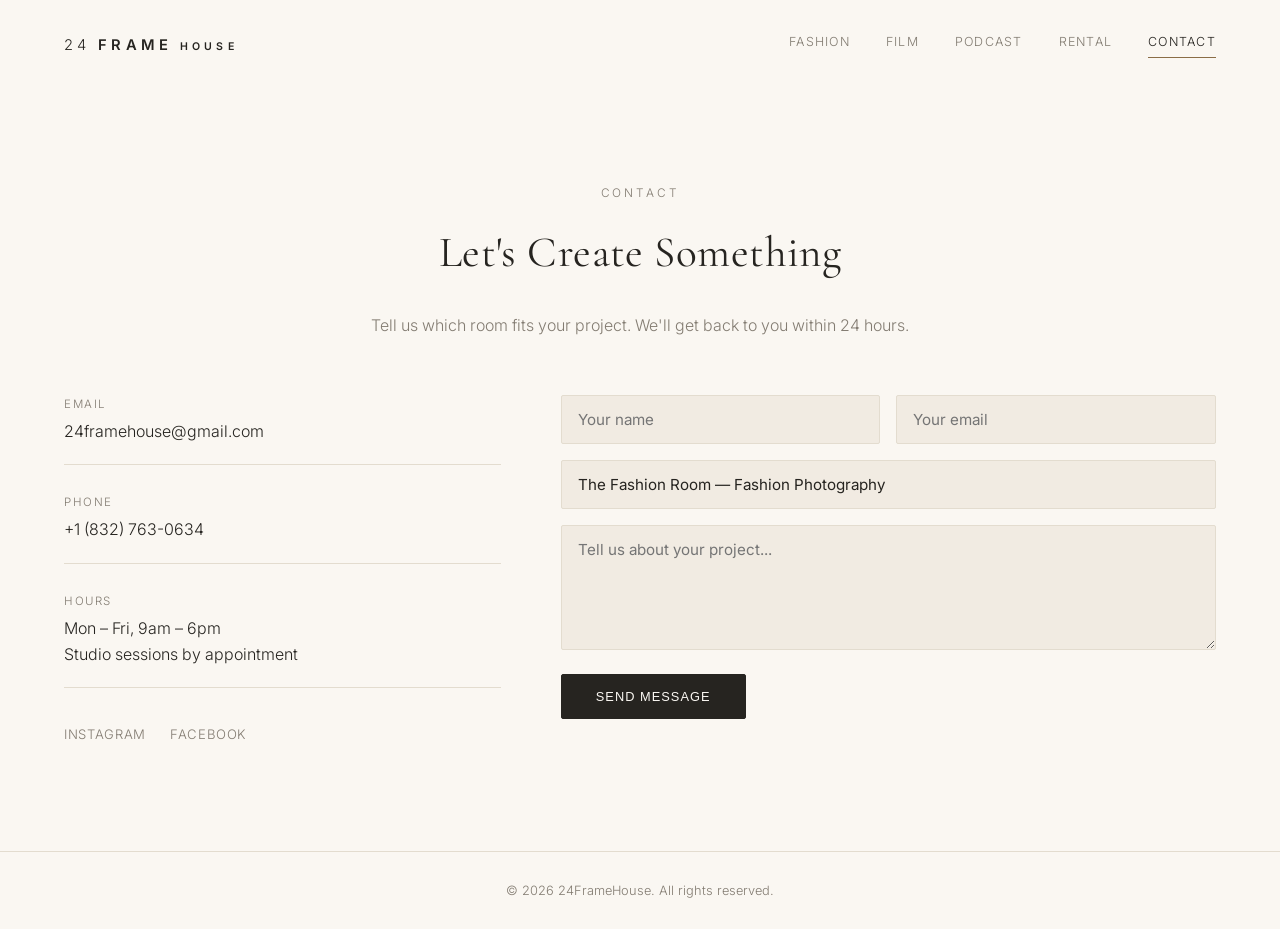
<file: contact.html>
<!DOCTYPE html>
<html lang="en">
<head>
<meta charset="UTF-8">
<meta name="viewport" content="width=device-width, initial-scale=1.0">
<title>Contact — 24FrameHouse</title>
<meta name="description" content="Get in touch with 24FrameHouse — fashion photography, film, podcast &amp; livestream, and equipment rental.">
<link rel="preconnect" href="https://fonts.googleapis.com">
<link rel="preconnect" href="https://fonts.gstatic.com" crossorigin>
<link href="https://fonts.googleapis.com/css2?family=Cormorant+Garamond:ital,wght@0,300;0,400;0,500;0,600;1,400;1,500&family=Inter:wght@300;400;500;600&display=swap" rel="stylesheet">
<link rel="stylesheet" href="style.css?v=4">
</head>
<body>

<header class="site-header" id="top">
  <a class="logo" href="index.html"><span class="logo-num">24</span> Frame <span class="logo-small">House</span></a>
  <nav class="nav">
    <a href="fashion.html">Fashion</a>
    <a href="film.html">Film</a>
    <a href="podcast.html">Podcast</a>
    <a href="rental.html">Rental</a>
    <a href="contact.html" class="active">Contact</a>
  </nav>
  <button class="nav-toggle" id="navToggle" aria-label="Open menu">☰</button>
</header>

<section class="section contact" style="padding-top: 100px;">
  <p class="eyebrow center">Contact</p>
  <h2 class="center">Let's Create Something</h2>
  <p class="contact-sub">Tell us which room fits your project. We'll get back to you within 24 hours.</p>

  <div class="contact-grid">
    <div class="contact-info">
      <div class="contact-item">
        <span class="contact-label">Email</span>
        <a href="mailto:24framehouse@gmail.com">24framehouse@gmail.com</a>
      </div>
      <div class="contact-item">
        <span class="contact-label">Phone</span>
        <a href="tel:+18327630634">+1 (832) 763-0634</a>
      </div>
      <div class="contact-item">
        <span class="contact-label">Hours</span>
        <span>Mon – Fri, 9am – 6pm<br>Studio sessions by appointment</span>
      </div>
      <div class="socials">
        <a href="#" target="_blank" rel="noopener">Instagram</a>
        <a href="#" target="_blank" rel="noopener">Facebook</a>
      </div>
    </div>

    <form class="contact-form" id="contactForm">
      <div class="form-row">
        <input type="text" name="name" placeholder="Your name" required>
        <input type="email" name="email" placeholder="Your email" required>
      </div>
      <select name="room" id="roomSelect" required>
        <option value="" disabled>Which room?</option>
        <option value="The Fashion Room">The Fashion Room — Fashion Photography</option>
        <option value="The Film Room">The Film Room — Video &amp; Filmmaking</option>
        <option value="The Broadcast Room">The Broadcast Room — Podcast &amp; Livestream</option>
        <option value="The Gear Room">The Gear Room — Equipment Rental</option>
        <option value="Not sure yet">Not sure yet</option>
      </select>
      <textarea name="message" placeholder="Tell us about your project..." rows="5" required></textarea>
      <button type="submit" class="btn">Send Message</button>
      <p class="form-note" id="formNote"></p>
    </form>
  </div>
</section>

<footer class="site-footer">
  <p>&copy; <span id="year"></span> 24FrameHouse. All rights reserved.</p>
</footer>

<script src="script.js"></script>
</body>
</html>
</file>
<file: style.css>
:root {
  --bg: #faf7f2;
  --bg-alt: #f1ebe2;
  --text: #262420;
  --text-dim: #837c72;
  --accent: #8a6d47;
  --border: #e3dccf;
  --max-width: 1320px;
}

* { box-sizing: border-box; margin: 0; padding: 0; }

html { scroll-behavior: smooth; }

body {
  background: var(--bg);
  color: var(--text);
  font-family: 'Inter', sans-serif;
  font-weight: 300;
  line-height: 1.65;
}

h1, h2, h3 {
  font-family: 'Cormorant Garamond', serif;
  font-weight: 400;
  letter-spacing: 0.01em;
}

h2 { font-size: clamp(1.9rem, 4vw, 2.7rem); }
h3 { font-weight: 500; }

em { font-style: italic; }

img { display: block; max-width: 100%; }

a { color: inherit; text-decoration: none; }

.eyebrow {
  font-size: 0.74rem;
  letter-spacing: 0.24em;
  text-transform: uppercase;
  color: var(--text-dim);
  margin-bottom: 14px;
}

.eyebrow.center { text-align: center; }
h2.center { text-align: center; margin-bottom: 56px; }

.lede {
  font-family: 'Cormorant Garamond', serif;
  font-size: clamp(1.3rem, 2.4vw, 1.7rem);
  font-weight: 400;
  line-height: 1.6;
  text-align: center;
  max-width: 680px;
  margin: 0 auto;
  color: var(--text);
}

.lede-small {
  font-family: 'Cormorant Garamond', serif;
  font-size: 1.2rem;
  line-height: 1.7;
  color: var(--text-dim);
  margin-bottom: 20px;
}

.link-cta {
  font-size: 0.78rem;
  letter-spacing: 0.1em;
  text-transform: uppercase;
  border-bottom: 1px solid var(--text);
  padding-bottom: 4px;
  transition: color 0.2s, border-color 0.2s;
}

.link-cta:hover { color: var(--accent); border-color: var(--accent); }

/* Header */
.site-header {
  display: flex;
  align-items: center;
  justify-content: space-between;
  gap: 24px;
  padding: 32px 5% 26px;
  background: var(--bg);
}

.logo {
  font-family: 'Inter', sans-serif;
  font-weight: 600;
  font-size: 0.92rem;
  letter-spacing: 0.28em;
  text-transform: uppercase;
}

.logo-num { font-weight: 300; }
.logo-small { font-size: 0.72em; }

.nav { display: flex; gap: 36px; }

.nav a {
  font-size: 0.78rem;
  letter-spacing: 0.1em;
  text-transform: uppercase;
  color: var(--text-dim);
  transition: color 0.2s;
}

.nav a:hover { color: var(--text); }

.nav-toggle {
  display: none;
  background: none;
  border: none;
  color: var(--text);
  font-size: 1.4rem;
  cursor: pointer;
}

/* Room accents */
body[data-room="fashion"] { --accent: #b5758a; }
body[data-room="film"] { --accent: #c9932e; }
body[data-room="podcast"] { --accent: #3f7d7a; }
body[data-room="rental"] { --accent: #c1622b; }

.nav a.active { color: var(--text); border-bottom: 1px solid var(--accent); padding-bottom: 4px; }

/* Hero */
.hero {
  position: relative;
  width: 100%;
  max-height: 88vh;
  overflow: hidden;
}

.hero-img {
  width: 100%;
  height: 100%;
  max-height: 88vh;
  object-fit: cover;
}

.hero-overlay {
  position: absolute;
  inset: 0;
  background: linear-gradient(to top, rgba(10,9,7,0.65) 0%, rgba(10,9,7,0.1) 55%, rgba(10,9,7,0) 75%);
}

.hero-content {
  position: absolute;
  left: 5%;
  right: 5%;
  bottom: 44px;
  z-index: 2;
  max-width: 640px;
  color: #fff;
}

.hero-content .eyebrow { color: rgba(255,255,255,0.85); }

.hero-content h1 {
  font-size: clamp(2.1rem, 5vw, 3.4rem);
  color: #fff;
  line-height: 1.1;
}

.hero-sub {
  font-family: 'Cormorant Garamond', serif;
  font-size: 1.15rem;
  line-height: 1.5;
  color: rgba(255,255,255,0.9);
  margin-top: 14px;
  max-width: 520px;
}

/* Rooms grid (home) */
.rooms-grid {
  display: grid;
  grid-template-columns: repeat(2, 1fr);
  gap: 2px;
  background: var(--border);
}

.room-card {
  position: relative;
  display: block;
  aspect-ratio: 4 / 5;
  overflow: hidden;
  background: var(--bg);
}

.room-card img {
  width: 100%;
  height: 100%;
  object-fit: cover;
  transition: transform 0.6s ease;
}

.room-card:hover img { transform: scale(1.06); }

.room-overlay {
  position: absolute;
  inset: 0;
  background: linear-gradient(to top, rgba(10,9,7,0.8) 0%, rgba(10,9,7,0.15) 55%, rgba(10,9,7,0) 75%);
}

.room-info {
  position: absolute;
  left: 30px;
  right: 30px;
  bottom: 30px;
  color: #fff;
}

.room-num {
  font-size: 0.72rem;
  letter-spacing: 0.2em;
  text-transform: uppercase;
  opacity: 0.8;
  margin-bottom: 8px;
}

.room-info h3 { font-size: 1.6rem; color: #fff; margin-bottom: 6px; }
.room-info p { font-size: 0.86rem; color: rgba(255,255,255,0.85); max-width: 320px; }

.room-enter {
  display: inline-block;
  margin-top: 14px;
  font-size: 0.72rem;
  letter-spacing: 0.1em;
  text-transform: uppercase;
  border-bottom: 1px solid rgba(255,255,255,0.6);
  padding-bottom: 2px;
}

/* Intro */
.intro {
  max-width: 760px;
  margin: 0 auto;
  padding: 90px 5% 100px;
  text-align: center;
}

.intro-actions {
  margin-top: 36px;
  display: flex;
  gap: 40px;
  justify-content: center;
  flex-wrap: wrap;
}

.btn {
  display: inline-block;
  padding: 14px 34px;
  border: 1px solid var(--text);
  background: var(--text);
  color: var(--bg);
  border-radius: 2px;
  font-size: 0.8rem;
  font-weight: 500;
  letter-spacing: 0.08em;
  text-transform: uppercase;
  transition: opacity 0.25s;
  cursor: pointer;
}

.btn:hover { opacity: 0.8; }

/* Sections */
.section {
  max-width: var(--max-width);
  margin: 0 auto;
  padding: 60px 5% 100px;
}

.section-head {
  display: flex;
  align-items: flex-end;
  justify-content: space-between;
  flex-wrap: wrap;
  gap: 20px;
  margin-bottom: 48px;
}

/* Filters */
.filters { display: flex; gap: 22px; flex-wrap: wrap; }

.filter-btn {
  background: none;
  border: none;
  border-bottom: 1px solid transparent;
  color: var(--text-dim);
  padding: 0 0 3px;
  font-family: inherit;
  font-size: 0.78rem;
  letter-spacing: 0.06em;
  cursor: pointer;
  transition: all 0.2s;
  white-space: nowrap;
}

.filter-btn:hover { color: var(--text); }

.filter-btn.active {
  color: var(--text);
  border-color: var(--accent);
}

/* Gallery — masonry */
.gallery {
  column-count: 3;
  column-gap: 10px;
}

.gallery-item {
  display: block;
  break-inside: avoid;
  margin-bottom: 10px;
  cursor: pointer;
  overflow: hidden;
  position: relative;
}

.gallery-item img {
  width: 100%;
  height: auto;
  display: block;
  transition: transform 0.5s ease;
}

.gallery-item:hover img { transform: scale(1.04); }

.gallery-item .caption {
  position: absolute;
  bottom: 0; left: 0; right: 0;
  padding: 16px;
  background: linear-gradient(to top, rgba(0,0,0,0.55), transparent);
  color: #fff;
  font-size: 0.76rem;
  letter-spacing: 0.04em;
  opacity: 0;
  transform: translateY(6px);
  transition: opacity 0.3s, transform 0.3s;
}

.gallery-item:hover .caption { opacity: 1; transform: translateY(0); }

.gallery-item.hidden { display: none; }

/* Services */
.services-list { max-width: 920px; margin: 0 auto; }

.service-row {
  display: grid;
  grid-template-columns: 64px 260px 1fr;
  gap: 24px;
  align-items: baseline;
  padding: 32px 0;
  border-bottom: 1px solid var(--border);
}

.service-row:first-child { border-top: 1px solid var(--border); }

.service-num {
  font-family: 'Cormorant Garamond', serif;
  font-size: 1.3rem;
  color: var(--accent);
}

.service-row h3 { font-size: 1.5rem; }
.service-row p { color: var(--text-dim); font-size: 0.95rem; }

/* About */
.about-grid {
  display: grid;
  grid-template-columns: 0.85fr 1.15fr;
  gap: 70px;
  align-items: center;
}

.about-photo img { filter: saturate(0.9); }

.about-text h2 { margin-bottom: 28px; }

/* Contact */
.contact { text-align: center; }
.contact-sub { color: var(--text-dim); margin-top: -32px; margin-bottom: 56px; }

.contact-grid {
  display: grid;
  grid-template-columns: 0.8fr 1.2fr;
  gap: 60px;
  text-align: left;
}

.contact-info {
  display: flex;
  flex-direction: column;
  gap: 28px;
}

.contact-item {
  display: flex;
  flex-direction: column;
  gap: 4px;
  padding-bottom: 20px;
  border-bottom: 1px solid var(--border);
}

.contact-label {
  font-size: 0.72rem;
  letter-spacing: 0.14em;
  text-transform: uppercase;
  color: var(--text-dim);
}

.contact-item a:hover { color: var(--accent); }

.socials {
  display: flex;
  gap: 24px;
  margin-top: 8px;
  font-size: 0.82rem;
  letter-spacing: 0.05em;
  text-transform: uppercase;
  color: var(--text-dim);
}

.socials a:hover { color: var(--accent); }

.contact-form {
  display: flex;
  flex-direction: column;
  gap: 16px;
}

.form-row { display: flex; gap: 16px; }

.contact-form input,
.contact-form select,
.contact-form textarea {
  width: 100%;
  background: var(--bg-alt);
  border: 1px solid var(--border);
  color: var(--text);
  padding: 14px 16px;
  font-family: inherit;
  font-size: 0.95rem;
  border-radius: 2px;
  resize: vertical;
}

.contact-form select { appearance: none; color: var(--text-dim); }
.contact-form select:valid { color: var(--text); }

.contact-form input:focus,
.contact-form select:focus,
.contact-form textarea:focus {
  outline: none;
  border-color: var(--text);
}

.contact-form .btn { align-self: flex-start; margin-top: 8px; }

.form-note {
  color: var(--accent);
  font-size: 0.85rem;
  min-height: 1.2em;
}

/* Footer */
.site-footer {
  text-align: center;
  padding: 28px 5%;
  border-top: 1px solid var(--border);
  color: var(--text-dim);
  font-size: 0.8rem;
}

/* Lightbox */
.lightbox {
  position: fixed;
  inset: 0;
  background: rgba(10,9,7,0.94);
  display: none;
  align-items: center;
  justify-content: center;
  z-index: 200;
}

.lightbox.open { display: flex; }

.lightbox img {
  max-width: 88vw;
  max-height: 86vh;
  object-fit: contain;
}

.lightbox-close,
.lightbox-nav {
  position: absolute;
  background: none;
  border: none;
  color: #fff;
  font-size: 1.8rem;
  cursor: pointer;
  padding: 12px;
}

.lightbox-close { top: 16px; right: 24px; }
.lightbox-prev { left: 16px; top: 50%; transform: translateY(-50%); }
.lightbox-next { right: 16px; top: 50%; transform: translateY(-50%); }

/* Responsive */
@media (max-width: 1000px) {
  .rooms-grid { grid-template-columns: 1fr; }
  .room-card { aspect-ratio: 4 / 3; }
  .about-grid { grid-template-columns: 1fr; gap: 32px; }
  .about-photo { max-width: 320px; margin: 0 auto; }
  .contact-grid { grid-template-columns: 1fr; }
  .gallery { column-count: 2; }
  .service-row { grid-template-columns: 48px 1fr; }
  .service-row p { grid-column: 2; }
}

@media (max-width: 640px) {
  .nav { display: none; }
  .nav-toggle { display: block; }
  .nav.open {
    display: flex;
    position: absolute;
    top: 100%;
    left: 0;
    right: 0;
    flex-direction: column;
    gap: 18px;
    background: var(--bg);
    padding: 20px 5% 28px;
    border-bottom: 1px solid var(--border);
  }
  .form-row { flex-direction: column; }
  .gallery { column-count: 2; column-gap: 6px; }
  .gallery-item { margin-bottom: 6px; }
  .contact-form .btn { align-self: center; }
}
</file>
